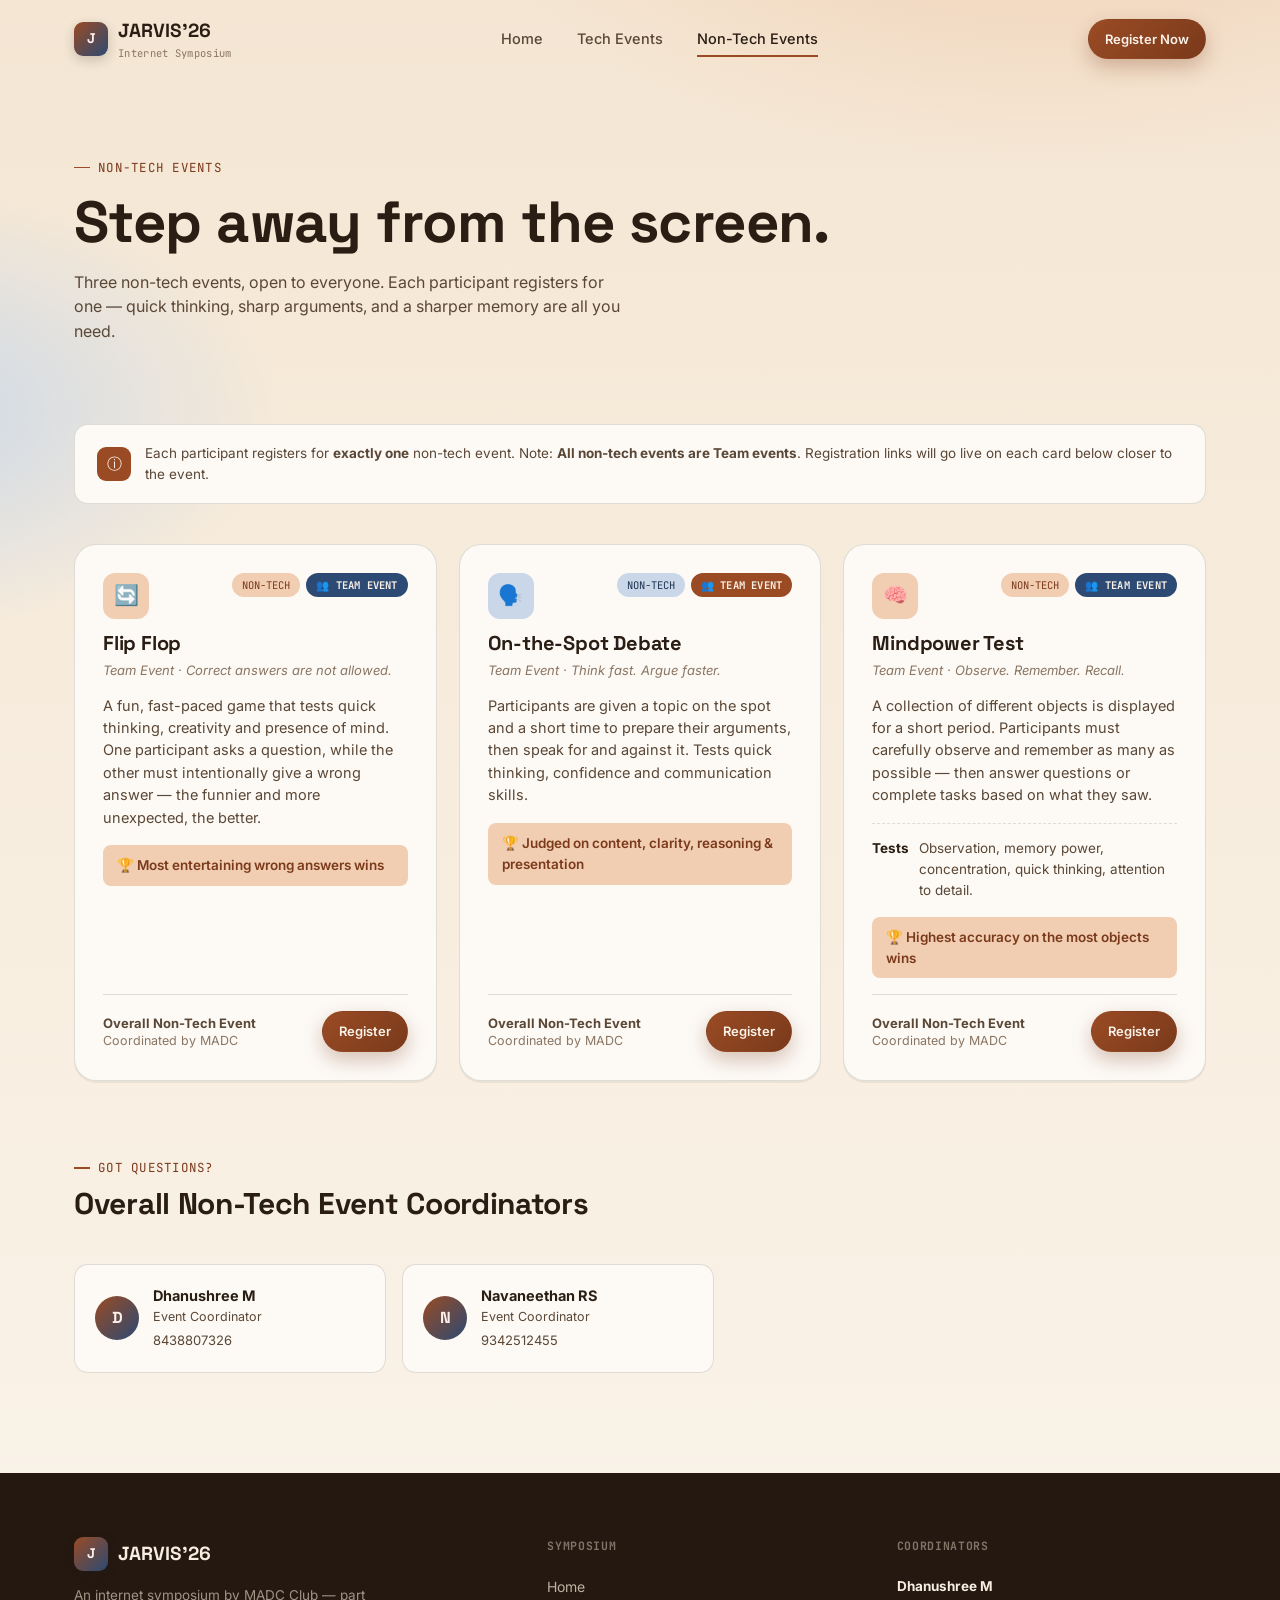
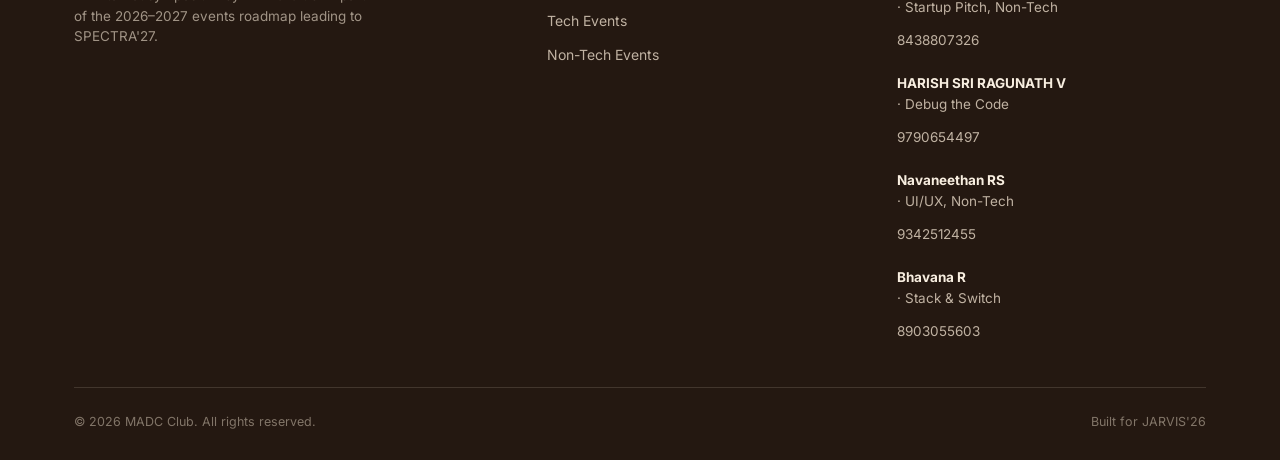
<file: non-tech-events.html>
<!DOCTYPE html>
<html lang="en">
<head>
<meta charset="UTF-8">
<meta name="viewport" content="width=device-width, initial-scale=1.0">
<title>Non-Tech Events — JARVIS'26</title>
<meta name="description" content="JARVIS'26 non-tech events — Flip Flop, On-the-Spot Debate, and Mindpower Test.">
<link rel="stylesheet" href="css/style.css">
</head>
<body>

<!-- ===== NAV ===== -->
<header class="nav">
  <div class="container nav-inner">
    <a href="index.html" class="brand">
      <span class="brand-mark">J</span>
      <span>JARVIS'26<br><small>Internet Symposium</small></span>
    </a>
    <nav class="nav-links">
      <a href="index.html">Home</a>
      <a href="tech-events.html">Tech Events</a>
      <a href="non-tech-events.html" class="active">Non-Tech Events</a>
    </nav>
    <div class="nav-cta">
      <a class="btn btn-primary btn-small" href="tech-events.html">Register Now</a>
    </div>
    <button class="nav-toggle" aria-label="Menu"><span></span><span></span><span></span></button>
  </div>
</header>

<div class="scrim"></div>
<nav class="mobile-panel">
  <a href="index.html">Home</a>
  <a href="tech-events.html">Tech Events</a>
  <a href="non-tech-events.html">Non-Tech Events</a>
  <a class="btn btn-primary btn-block" href="tech-events.html">Register Now</a>
</nav>

<!-- ===== PAGE HERO ===== -->
<section class="page-hero">
  <div class="container">
    <div class="eyebrow">NON-TECH EVENTS</div>
    <h1>Step away from the screen.</h1>
    <p>Three non-tech events, open to everyone. Each participant registers for one — quick thinking, sharp arguments, and a sharper memory are all you need.</p>
  </div>
</section>

<section class="section" style="padding-top:20px;">
  <div class="container">

    <div class="instructions reveal">
      <div class="ico">ⓘ</div>
      <div>Each participant registers for <b>exactly one</b> non-tech event. Note: <b>All non-tech events are Team events</b>. Registration links will go live on each card below closer to the event.</div>
    </div>

    <div class="event-grid event-grid-3">

      <!-- Flip Flop -->
      <article class="event-card reveal">
        <div class="event-card-top">
          <div class="event-icon">🔄</div>
          <div class="event-tags">
            <span class="event-tag">NON-TECH</span>
            <span class="event-tag badge-team">👥 TEAM EVENT</span>
          </div>
        </div>
        <h3>Flip Flop</h3>
        <p class="event-sub">Team Event · Correct answers are not allowed.</p>
        <p class="event-desc">A fun, fast-paced game that tests quick thinking, creativity and presence of mind. One participant asks a question, while the other must intentionally give a wrong answer — the funnier and more unexpected, the better.</p>
        <div class="event-prize">🏆 Most entertaining wrong answers wins</div>
        <div class="event-card-foot">
          <div class="coord">
            <b>Overall Non-Tech Event</b>
            <span>Coordinated by MADC</span>
          </div>
          <a class="btn btn-primary btn-small" data-register="FLIP_FLOP" href="https://forms.gle/S6istBdJJywL5u2x8" target="_blank" rel="noopener">Register</a>
        </div>
      </article>

      <!-- On-the-Spot Debate -->
      <article class="event-card navy reveal">
        <div class="event-card-top">
          <div class="event-icon">🗣️</div>
          <div class="event-tags">
            <span class="event-tag">NON-TECH</span>
            <span class="event-tag badge-team">👥 TEAM EVENT</span>
          </div>
        </div>
        <h3>On-the-Spot Debate</h3>
        <p class="event-sub">Team Event · Think fast. Argue faster.</p>
        <p class="event-desc">Participants are given a topic on the spot and a short time to prepare their arguments, then speak for and against it. Tests quick thinking, confidence and communication skills.</p>
        <div class="event-prize">🏆 Judged on content, clarity, reasoning & presentation</div>
        <div class="event-card-foot">
          <div class="coord">
            <b>Overall Non-Tech Event</b>
            <span>Coordinated by MADC</span>
          </div>
          <a class="btn btn-primary btn-small" data-register="ONTHESPOT_DEBATE" href="https://forms.gle/S6istBdJJywL5u2x8" target="_blank" rel="noopener">Register</a>
        </div>
      </article>

      <!-- Mindpower Test -->
      <article class="event-card reveal">
        <div class="event-card-top">
          <div class="event-icon">🧠</div>
          <div class="event-tags">
            <span class="event-tag">NON-TECH</span>
            <span class="event-tag badge-team">👥 TEAM EVENT</span>
          </div>
        </div>
        <h3>Mindpower Test</h3>
        <p class="event-sub">Team Event · Observe. Remember. Recall.</p>
        <p class="event-desc">A collection of different objects is displayed for a short period. Participants must carefully observe and remember as many as possible — then answer questions or complete tasks based on what they saw.</p>
        <div class="event-rounds">
          <div class="round-row"><b>Tests</b> Observation, memory power, concentration, quick thinking, attention to detail.</div>
        </div>
        <div class="event-prize">🏆 Highest accuracy on the most objects wins</div>
        <div class="event-card-foot">
          <div class="coord">
            <b>Overall Non-Tech Event</b>
            <span>Coordinated by MADC</span>
          </div>
          <a class="btn btn-primary btn-small" data-register="MINDPOWER_TEST" href="https://forms.gle/S6istBdJJywL5u2x8" target="_blank" rel="noopener">Register</a>
        </div>
      </article>

    </div>

    <div class="section-head reveal" style="margin-top:70px;">
      <div class="eyebrow">GOT QUESTIONS?</div>
      <h2 style="font-size:clamp(24px,3.4vw,30px);">Overall Non-Tech Event Coordinators</h2>
    </div>
    <div class="coord-strip reveal">
      <div class="coord-card">
        <div class="coord-avatar">D</div>
        <div>
          <b>Dhanushree M</b>
          <div style="font-size:12.5px; color:var(--ink-soft);">Event Coordinator</div>
          <a href="tel:8438807326">8438807326</a>
        </div>
      </div>
      <div class="coord-card">
        <div class="coord-avatar">N</div>
        <div>
          <b>Navaneethan RS</b>
          <div style="font-size:12.5px; color:var(--ink-soft);">Event Coordinator</div>
          <a href="tel:9342512455">9342512455</a>
        </div>
      </div>
    </div>

  </div>
</section>

<!-- ===== FOOTER ===== -->
<footer class="footer">
  <div class="container">
    <div class="footer-grid">
      <div class="footer-brand">
        <a href="index.html" class="brand"><span class="brand-mark">J</span><span>JARVIS'26</span></a>
        <p>An internet symposium by MADC Club — part of the 2026–2027 events roadmap leading to SPECTRA'27.</p>
      </div>
      <div class="footer-links">
        <h5>SYMPOSIUM</h5>
        <a href="index.html">Home</a>
        <a href="tech-events.html">Tech Events</a>
        <a href="non-tech-events.html">Non-Tech Events</a>
      </div>
      <div class="footer-contact">
        <h5>COORDINATORS</h5>
        <div><b>Dhanushree M</b> · Startup Pitch, Non-Tech</div>
        <div><a href="tel:8438807326">8438807326</a></div>
        <div style="margin-top:10px;"><b>HARISH SRI RAGUNATH V</b> · Debug the Code</div>
        <div><a href="tel:9790654497">9790654497</a></div>
        <div style="margin-top:10px;"><b>Navaneethan RS</b> · UI/UX, Non-Tech</div>
        <div><a href="tel:9342512455">9342512455</a></div>
        <div style="margin-top:10px;"><b>Bhavana R</b> · Stack & Switch</div>
        <div><a href="tel:8903055603">8903055603</a></div>
      </div>
    </div>
    <div class="footer-bottom">
      <span>© 2026 MADC Club. All rights reserved.</span>
      <span>Built for JARVIS'26</span>
    </div>
  </div>
</footer>

<script src="js/register-links.js"></script>
<script src="js/main.js"></script>
</body>
</html>
</file>
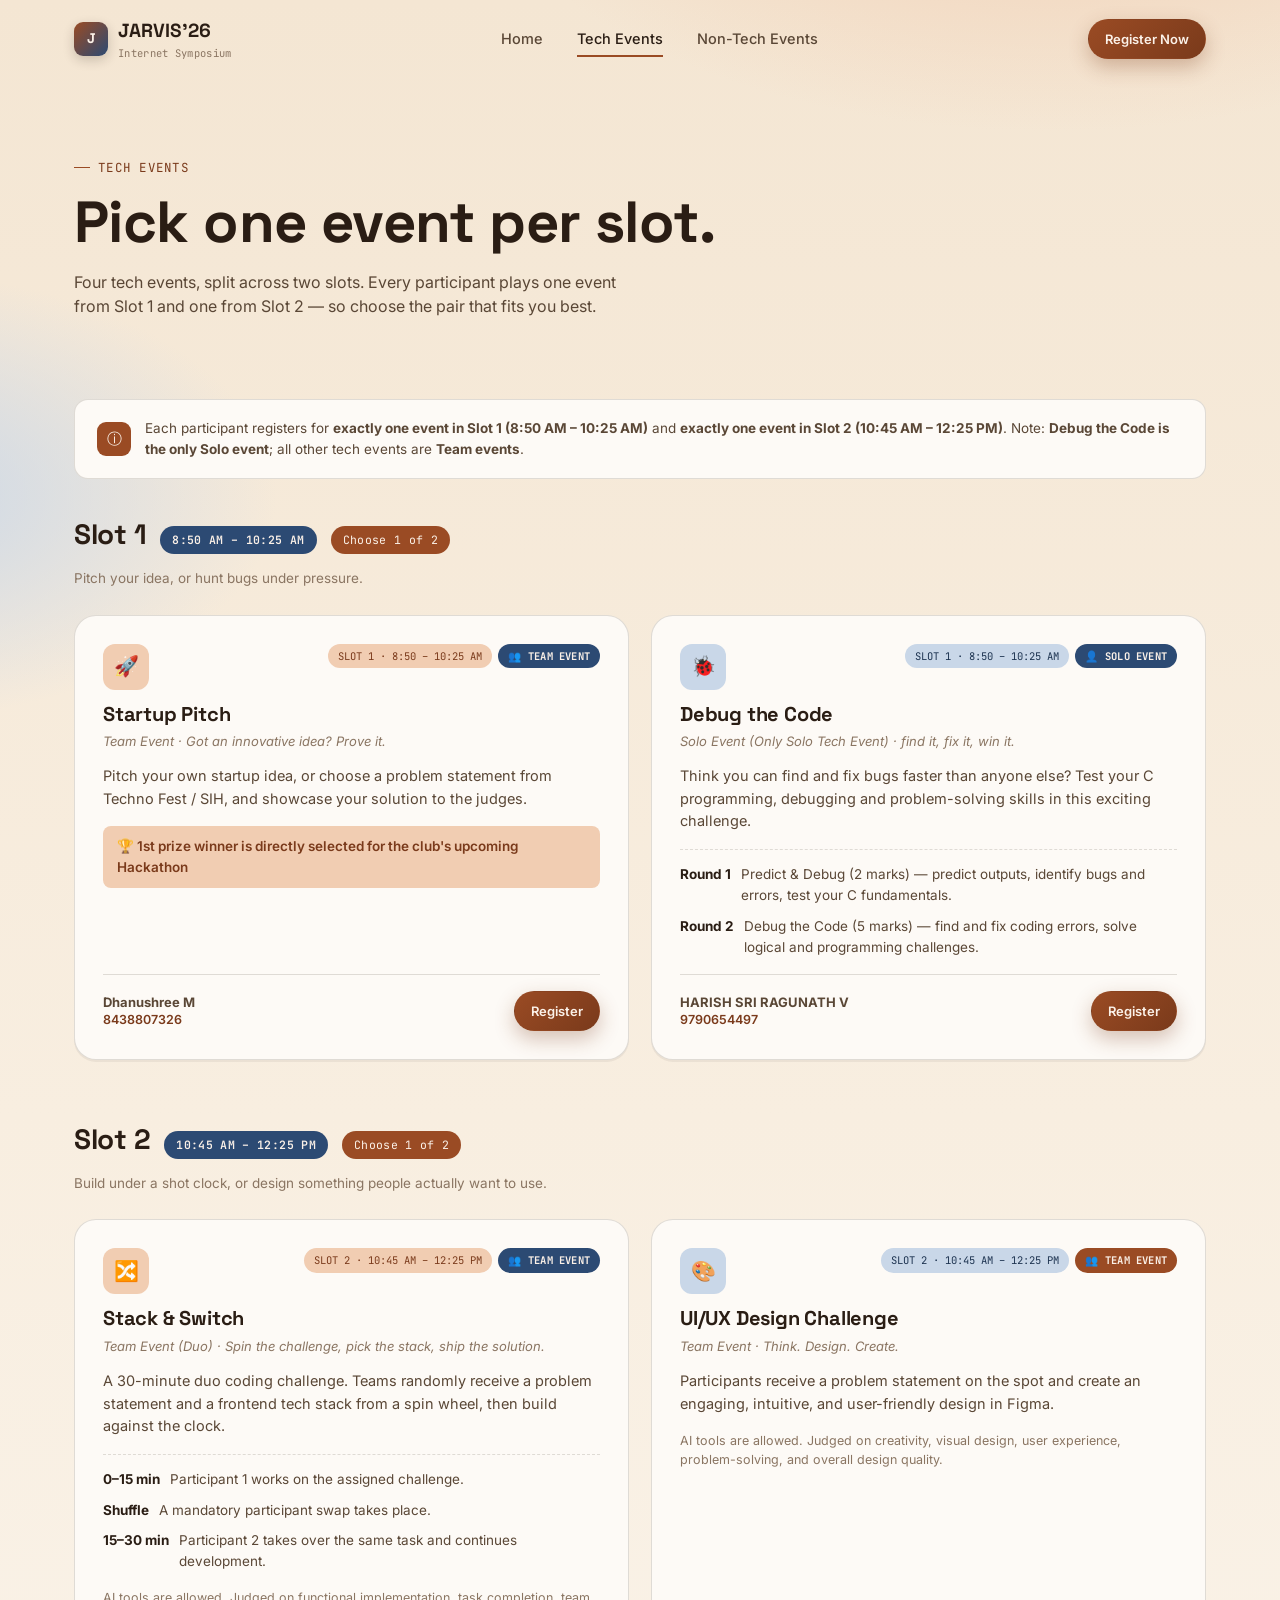
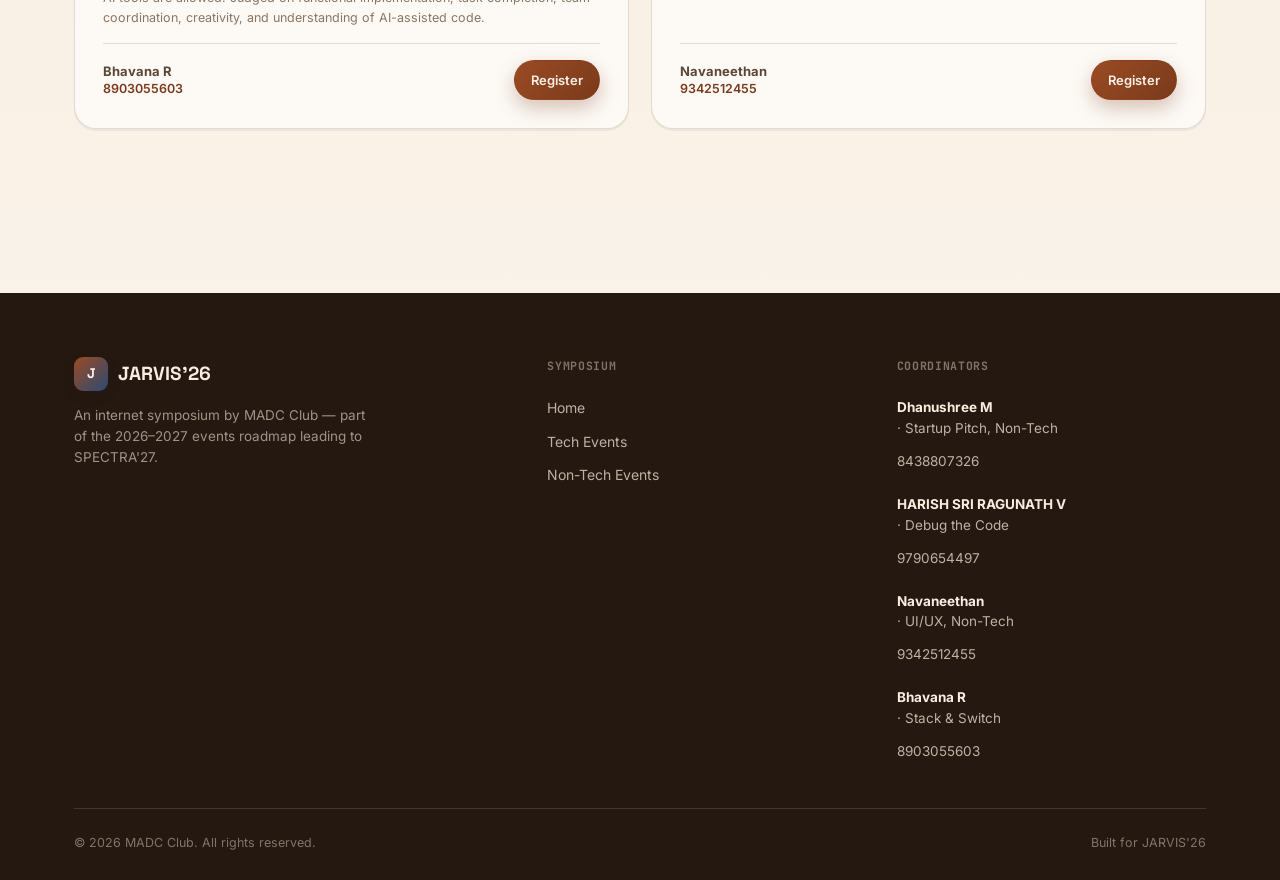
<file: tech-events.html>
<!DOCTYPE html>
<html lang="en">
<head>
<meta charset="UTF-8">
<meta name="viewport" content="width=device-width, initial-scale=1.0">
<title>Tech Events — JARVIS'26</title>
<meta name="description" content="JARVIS'26 tech events — Startup Pitch, Debug the Code, Stack & Switch, and UI/UX Design Challenge across two slots.">
<link rel="stylesheet" href="css/style.css">
</head>
<body>

<!-- ===== NAV ===== -->
<header class="nav">
  <div class="container nav-inner">
    <a href="index.html" class="brand">
      <span class="brand-mark">J</span>
      <span>JARVIS'26<br><small>Internet Symposium</small></span>
    </a>
    <nav class="nav-links">
      <a href="index.html">Home</a>
      <a href="tech-events.html" class="active">Tech Events</a>
      <a href="non-tech-events.html">Non-Tech Events</a>
    </nav>
    <div class="nav-cta">
      <a class="btn btn-primary btn-small" href="#slot-1">Register Now</a>
    </div>
    <button class="nav-toggle" aria-label="Menu"><span></span><span></span><span></span></button>
  </div>
</header>

<div class="scrim"></div>
<nav class="mobile-panel">
  <a href="index.html">Home</a>
  <a href="tech-events.html">Tech Events</a>
  <a href="non-tech-events.html">Non-Tech Events</a>
  <a class="btn btn-primary btn-block" href="#slot-1">Register Now</a>
</nav>

<!-- ===== PAGE HERO ===== -->
<section class="page-hero">
  <div class="container">
    <div class="eyebrow">TECH EVENTS</div>
    <h1>Pick one event per slot.</h1>
    <p>Four tech events, split across two slots. Every participant plays one event from Slot 1 and one from Slot 2 — so choose the pair that fits you best.</p>
  </div>
</section>

<section class="section" style="padding-top:20px;">
  <div class="container">

    <div class="instructions reveal">
      <div class="ico">ⓘ</div>
      <div>Each participant registers for <b>exactly one event in Slot 1 (8:50 AM – 10:25 AM)</b> and <b>exactly one event in Slot 2 (10:45 AM – 12:25 PM)</b>. Note: <b>Debug the Code is the only Solo event</b>; all other tech events are <b>Team events</b>.</div>
    </div>

    <!-- ===== SLOT 1 ===== -->
    <div class="slot-block" id="slot-1">
      <div class="slot-head reveal">
        <h2>Slot 1</h2>
        <span class="slot-badge" style="background:var(--navy); font-weight:600;">8:50 AM – 10:25 AM</span>
        <span class="slot-badge">Choose 1 of 2</span>
        <p>Pitch your idea, or hunt bugs under pressure.</p>
      </div>

      <div class="event-grid">

        <!-- Startup Pitch -->
        <article class="event-card reveal">
          <div class="event-card-top">
            <div class="event-icon">🚀</div>
            <div class="event-tags">
              <span class="event-tag">SLOT 1 · 8:50 – 10:25 AM</span>
              <span class="event-tag badge-team">👥 TEAM EVENT</span>
            </div>
          </div>
          <h3>Startup Pitch</h3>
          <p class="event-sub">Team Event · Got an innovative idea? Prove it.</p>
          <p class="event-desc">Pitch your own startup idea, or choose a problem statement from Techno Fest / SIH, and showcase your solution to the judges.</p>
          <div class="event-prize">🏆 1st prize winner is directly selected for the club's upcoming Hackathon</div>
          <div class="event-card-foot">
            <div class="coord">
              <b>Dhanushree M</b>
              <a href="tel:8438807326">8438807326</a>
            </div>
            <a class="btn btn-primary btn-small" data-register="STARTUP_PITCH" href="https://forms.gle/XhM5CRWhWAoThfi56" target="_blank" rel="noopener">Register</a>
          </div>
        </article>

        <!-- Debug the Code -->
        <article class="event-card navy reveal">
          <div class="event-card-top">
            <div class="event-icon">🐞</div>
            <div class="event-tags">
              <span class="event-tag">SLOT 1 · 8:50 – 10:25 AM</span>
              <span class="event-tag badge-solo">👤 SOLO EVENT</span>
            </div>
          </div>
          <h3>Debug the Code</h3>
          <p class="event-sub">Solo Event (Only Solo Tech Event) · find it, fix it, win it.</p>
          <p class="event-desc">Think you can find and fix bugs faster than anyone else? Test your C programming, debugging and problem-solving skills in this exciting challenge.</p>
          <div class="event-rounds">
            <div class="round-row"><b>Round 1</b> Predict & Debug (2 marks) — predict outputs, identify bugs and errors, test your C fundamentals.</div>
            <div class="round-row"><b>Round 2</b> Debug the Code (5 marks) — find and fix coding errors, solve logical and programming challenges.</div>
          </div>
          <div class="event-card-foot">
            <div class="coord">
              <b>HARISH SRI RAGUNATH V</b>
              <a href="tel:9790654497">9790654497</a>
            </div>
            <a class="btn btn-primary btn-small" data-register="DEBUG_THE_CODE" href="https://forms.gle/FzgU5X2DsbWtSm2v6" target="_blank" rel="noopener">Register</a>
          </div>
        </article>

      </div>
    </div>

    <!-- ===== SLOT 2 ===== -->
    <div class="slot-block">
      <div class="slot-head reveal">
        <h2>Slot 2</h2>
        <span class="slot-badge" style="background:var(--navy); font-weight:600;">10:45 AM – 12:25 PM</span>
        <span class="slot-badge">Choose 1 of 2</span>
        <p>Build under a shot clock, or design something people actually want to use.</p>
      </div>

      <div class="event-grid">

        <!-- Stack & Switch -->
        <article class="event-card reveal">
          <div class="event-card-top">
            <div class="event-icon">🔀</div>
            <div class="event-tags">
              <span class="event-tag">SLOT 2 · 10:45 AM – 12:25 PM</span>
              <span class="event-tag badge-team">👥 TEAM EVENT</span>
            </div>
          </div>
          <h3>Stack & Switch</h3>
          <p class="event-sub">Team Event (Duo) · Spin the challenge, pick the stack, ship the solution.</p>
          <p class="event-desc">A 30-minute duo coding challenge. Teams randomly receive a problem statement and a frontend tech stack from a spin wheel, then build against the clock.</p>
          <div class="event-rounds">
            <div class="round-row"><b>0–15 min</b> Participant 1 works on the assigned challenge.</div>
            <div class="round-row"><b>Shuffle</b> A mandatory participant swap takes place.</div>
            <div class="round-row"><b>15–30 min</b> Participant 2 takes over the same task and continues development.</div>
          </div>
          <p class="event-note">AI tools are allowed. Judged on functional implementation, task completion, team coordination, creativity, and understanding of AI-assisted code.</p>
          <div class="event-card-foot">
            <div class="coord">
              <b>Bhavana R</b>
              <a href="tel:8903055603">8903055603</a>
            </div>
            <a class="btn btn-primary btn-small" data-register="STACK_SWITCH" href="https://forms.gle/U6Cui6qsEFwWyytH6" target="_blank" rel="noopener">Register</a>
          </div>
        </article>

        <!-- UI/UX Design Challenge -->
        <article class="event-card navy reveal">
          <div class="event-card-top">
            <div class="event-icon">🎨</div>
            <div class="event-tags">
              <span class="event-tag">SLOT 2 · 10:45 AM – 12:25 PM</span>
              <span class="event-tag badge-team">👥 TEAM EVENT</span>
            </div>
          </div>
          <h3>UI/UX Design Challenge</h3>
          <p class="event-sub">Team Event · Think. Design. Create.</p>
          <p class="event-desc">Participants receive a problem statement on the spot and create an engaging, intuitive, and user-friendly design in Figma.</p>
          <p class="event-note">AI tools are allowed. Judged on creativity, visual design, user experience, problem-solving, and overall design quality.</p>
          <div class="event-card-foot">
            <div class="coord">
              <b>Navaneethan</b>
              <a href="tel:9342512455">9342512455</a>
            </div>
            <a class="btn btn-primary btn-small" data-register="UIUX_DESIGN" href="https://forms.gle/jULFtQ4mJDh8twr19" target="_blank" rel="noopener">Register</a>
          </div>
        </article>

      </div>
    </div>

  </div>
</section>

<!-- ===== FOOTER ===== -->
<footer class="footer">
  <div class="container">
    <div class="footer-grid">
      <div class="footer-brand">
        <a href="index.html" class="brand"><span class="brand-mark">J</span><span>JARVIS'26</span></a>
        <p>An internet symposium by MADC Club — part of the 2026–2027 events roadmap leading to SPECTRA'27.</p>
      </div>
      <div class="footer-links">
        <h5>SYMPOSIUM</h5>
        <a href="index.html">Home</a>
        <a href="tech-events.html">Tech Events</a>
        <a href="non-tech-events.html">Non-Tech Events</a>
      </div>
      <div class="footer-contact">
        <h5>COORDINATORS</h5>
        <div><b>Dhanushree M</b> · Startup Pitch, Non-Tech</div>
        <div><a href="tel:8438807326">8438807326</a></div>
        <div style="margin-top:10px;"><b>HARISH SRI RAGUNATH V</b> · Debug the Code</div>
        <div><a href="tel:9790654497">9790654497</a></div>
        <div style="margin-top:10px;"><b>Navaneethan</b> · UI/UX, Non-Tech</div>
        <div><a href="tel:9342512455">9342512455</a></div>
        <div style="margin-top:10px;"><b>Bhavana R</b> · Stack & Switch</div>
        <div><a href="tel:8903055603">8903055603</a></div>
      </div>
    </div>
    <div class="footer-bottom">
      <span>© 2026 MADC Club. All rights reserved.</span>
      <span>Built for JARVIS'26</span>
    </div>
  </div>
</footer>

<script src="js/register-links.js"></script>
<script src="js/main.js"></script>
</body>
</html>
</file>
<file: css/style.css>
/* ============================================================
   JARVIS'26 — Core Stylesheet
   Palette sampled from club reference (warm cream / rust / navy)
   ============================================================ */

@import url('https://fonts.googleapis.com/css2?family=Space+Grotesk:wght@400;500;600;700&family=Inter:wght@400;500;600&family=JetBrains+Mono:wght@400;500&display=swap');

:root{
  /* base palette */
  --cream-1:#f4e6d3;
  --cream-2:#f8eeE0;
  --cream-3:#fbf6ef;
  --card:#fdfaf6;

  --ink:#2a1d14;
  --ink-soft:#5a4736;
  --ink-faint:#8a7562;

  --rust:#9a4b24;
  --rust-deep:#7a3a1b;
  --rust-tint:#f1cdb2;

  --navy:#2c4a73;
  --navy-deep:#1d3350;
  --navy-tint:#c9d7e8;

  --dark-1:#241811;
  --dark-2:#332218;
  --dark-3:#1a1109;

  --line: rgba(42,29,20,.14);
  --line-dark: rgba(244,230,211,.14);

  --shadow-soft: 0 10px 30px rgba(42,29,20,.10);
  --shadow-card: 0 2px 0 rgba(42,29,20,.06);

  --radius-s: 8px;
  --radius-m: 14px;
  --radius-l: 22px;

  --font-display: 'Space Grotesk', 'Inter', sans-serif;
  --font-body: 'Inter', sans-serif;
  --font-mono: 'JetBrains Mono', monospace;
}

*{ box-sizing:border-box; margin:0; padding:0; }
html{ scroll-behavior:smooth; }
html,body{ overflow-x:hidden; }

body{
  background:
    radial-gradient(1100px 600px at 82% -8%, var(--rust-tint) 0%, transparent 55%),
    radial-gradient(900px 500px at -10% 20%, var(--navy-tint) 0%, transparent 45%),
    linear-gradient(180deg, var(--cream-1) 0%, var(--cream-2) 45%, var(--cream-3) 100%);
  color:var(--ink);
  font-family:var(--font-body);
  line-height:1.55;
  min-height:100vh;
}

img{ max-width:100%; display:block; }
a{ color:inherit; text-decoration:none; }
ul{ list-style:none; }
button{ font:inherit; cursor:pointer; }
a, button, .btn{
  -webkit-tap-highlight-color: transparent;
  touch-action: manipulation;
}

.container{
  width:100%;
  max-width:1180px;
  margin:0 auto;
  padding:0 24px;
}

@media (max-width:640px){
  .container{ padding:0 18px; }
}

/* ---------- Typography ---------- */
h1,h2,h3,h4{
  font-family:var(--font-display);
  color:var(--ink);
  line-height:1.08;
  letter-spacing:-0.01em;
}

.eyebrow{
  display:inline-flex;
  align-items:center;
  gap:8px;
  font-family:var(--font-mono);
  font-size:12.5px;
  color:var(--rust-deep);
  letter-spacing:.02em;
}
.eyebrow::before{
  content:"";
  width:16px; height:1.5px;
  background:var(--rust);
  display:inline-block;
}

.section-head{
  max-width:620px;
  margin-bottom:44px;
}
.section-head h2{
  font-size:clamp(28px,4vw,40px);
  margin-top:10px;
}
.section-head p{
  color:var(--ink-soft);
  margin-top:14px;
  font-size:16px;
  max-width:56ch;
}

/* ---------- Buttons ---------- */
.btn{
  display:inline-flex;
  align-items:center;
  justify-content:center;
  gap:8px;
  padding:13px 24px;
  border-radius:999px;
  font-size:14.5px;
  font-weight:600;
  border:1.5px solid transparent;
  transition:transform .18s ease, box-shadow .18s ease, background .18s ease, border-color .18s ease;
  white-space:nowrap;
}
.btn:active{ transform:scale(.97); }

.btn-primary{
  background:linear-gradient(135deg, var(--rust) 0%, var(--rust-deep) 100%);
  color:#fbf1e8;
  box-shadow:0 8px 20px rgba(122,58,27,.30);
}
.btn-primary:hover{ box-shadow:0 10px 26px rgba(122,58,27,.42); transform:translateY(-1px); }

.btn-outline{
  border-color:var(--ink);
  color:var(--ink);
  background:transparent;
}
.btn-outline:hover{ background:var(--ink); color:var(--cream-3); }

.btn-outline-light{
  border-color:rgba(244,230,211,.5);
  color:var(--cream-2);
}
.btn-outline-light:hover{ background:rgba(244,230,211,.12); border-color:var(--cream-2); }

.btn-small{ padding:9px 16px; font-size:13px; }
.btn-block{ width:100%; }

/* ---------- Nav ---------- */
.nav{
  position:fixed;
  top:0; left:0; right:0;
  z-index:100;
  padding:16px 0;
  transition:background .25s ease, box-shadow .25s ease, padding .25s ease, border-color .25s ease;
  border-bottom:1px solid transparent;
}
.nav.scrolled{
  background:rgba(244,230,211,.86);
  backdrop-filter:blur(14px);
  -webkit-backdrop-filter:blur(14px);
  border-color:var(--line);
  padding:12px 0;
  box-shadow:0 6px 24px rgba(42,29,20,.06);
}
.nav-inner{
  display:flex;
  align-items:center;
  justify-content:space-between;
}
.brand{
  display:flex;
  align-items:center;
  gap:10px;
  font-family:var(--font-display);
  font-weight:700;
  font-size:19px;
  color:var(--ink);
}
.brand-mark{
  width:34px; height:34px;
  border-radius:9px;
  background:linear-gradient(135deg, var(--rust) 0%, var(--navy) 100%);
  display:flex; align-items:center; justify-content:center;
  color:#fbf1e8;
  font-size:14px;
  font-weight:700;
  box-shadow:0 4px 12px rgba(42,29,20,.2);
}
.brand small{
  display:block;
  font-family:var(--font-mono);
  font-weight:400;
  font-size:10.5px;
  color:var(--ink-faint);
  letter-spacing:.03em;
}

.nav-links{
  display:flex;
  align-items:center;
  gap:34px;
}
.nav-links a{
  font-size:14.5px;
  font-weight:500;
  color:var(--ink-soft);
  position:relative;
  padding:4px 0;
}
.nav-links a::after{
  content:"";
  position:absolute; left:0; right:0; bottom:-3px;
  height:2px; background:var(--rust);
  transform:scaleX(0);
  transform-origin:left;
  transition:transform .2s ease;
}
.nav-links a:hover,
.nav-links a.active{ color:var(--ink); }
.nav-links a.active::after,
.nav-links a:hover::after{ transform:scaleX(1); }

.nav-cta{ display:flex; align-items:center; gap:16px; }

.nav-toggle{
  display:none;
  width:38px; height:38px;
  border-radius:9px;
  border:1.5px solid var(--line);
  background:var(--cream-3);
  align-items:center;
  justify-content:center;
  flex-direction:column;
  gap:4px;
}
.nav-toggle span{
  width:18px; height:1.6px;
  background:var(--ink);
  transition:transform .25s ease, opacity .25s ease;
}
.nav-toggle.open span:nth-child(1){ transform:translateY(5.6px) rotate(45deg); }
.nav-toggle.open span:nth-child(2){ opacity:0; }
.nav-toggle.open span:nth-child(3){ transform:translateY(-5.6px) rotate(-45deg); }

.mobile-panel{
  position:fixed;
  top:0; right:0;
  height:100vh;
  width:min(320px,84vw);
  background:var(--dark-1);
  z-index:99;
  padding:100px 28px 40px;
  transform:translateX(100%);
  transition:transform .35s cubic-bezier(.2,.8,.2,1), visibility .35s;
  box-shadow:-20px 0 60px rgba(0,0,0,.3);
  visibility:hidden;
  pointer-events:none;
}
.mobile-panel.open{
  transform:translateX(0);
  visibility:visible;
  pointer-events:auto;
}
.mobile-panel a{
  display:block;
  color:var(--cream-2);
  font-family:var(--font-display);
  font-size:22px;
  padding:14px 0;
  border-bottom:1px solid var(--line-dark);
}
.mobile-panel .btn{ margin-top:26px; }
.scrim{
  position:fixed; inset:0;
  background:rgba(26,17,9,.5);
  z-index:98;
  opacity:0;
  visibility:hidden;
  pointer-events:none;
  transition:opacity .3s ease, visibility .3s ease;
}
.scrim.open{
  opacity:1;
  visibility:visible;
  pointer-events:auto;
}

@media (max-width:900px){
  .nav-links{ display:none; }
  .nav-cta .btn{ display:none; }
  .nav-toggle{ display:flex; }
  .mobile-panel{ display:block; }
}

/* ---------- Hero ---------- */
.hero{
  position:relative;
  padding:150px 0 90px;
  overflow:hidden;
}
.hero-grid{
  display:grid;
  grid-template-columns:1.05fr .95fr;
  gap:20px;
  align-items:center;
}
@media (max-width:960px){
  .hero-grid{ grid-template-columns:1fr; }
}

.hero-copy h1{
  font-size:clamp(46px,7.4vw,84px);
  font-weight:700;
  margin-top:18px;
}
.hero-copy h1 .accent{
  background:linear-gradient(120deg, var(--rust) 10%, var(--navy) 90%);
  -webkit-background-clip:text;
  background-clip:text;
  color:transparent;
}
.hero-org{
  font-size:13px;
  font-weight:600;
  color:var(--ink-soft);
  margin-top:6px;
}
.hero-tag{
  margin-top:18px;
  font-size:17px;
  color:var(--ink-soft);
  max-width:46ch;
}
.hero-meta{
  display:flex;
  flex-wrap:wrap;
  gap:22px;
  margin-top:26px;
  font-size:13.5px;
  color:var(--ink-soft);
}
.hero-meta span{ display:flex; align-items:center; gap:7px; }
.hero-meta b{ color:var(--ink); font-weight:600; }
.dot{ width:5px; height:5px; border-radius:50%; background:var(--rust); }

.hero-actions{
  display:flex;
  gap:14px;
  margin-top:34px;
  flex-wrap:wrap;
}

/* countdown */
.countdown{
  display:flex;
  gap:12px;
  margin-top:40px;
}
.countdown-cell{
  background:var(--card);
  border:1px solid var(--line);
  border-radius:var(--radius-m);
  padding:14px 8px;
  width:76px;
  text-align:center;
  box-shadow:var(--shadow-card);
}
.countdown-cell strong{
  display:block;
  font-family:var(--font-display);
  font-size:28px;
  font-weight:700;
  font-variant-numeric:tabular-nums;
  color:var(--rust-deep);
}
.countdown-cell span{
  display:block;
  font-family:var(--font-mono);
  font-size:10px;
  letter-spacing:.05em;
  color:var(--ink-faint);
  margin-top:4px;
}
.countdown-live{
  display:inline-flex; align-items:center; gap:6px;
  font-family:var(--font-mono);
  font-size:11px;
  color:var(--ink-faint);
  margin-top:10px;
}
.pulse{
  width:6px; height:6px; border-radius:50%;
  background:#3fae5c;
  box-shadow:0 0 0 0 rgba(63,174,92,.6);
  animation:pulse 1.8s infinite;
}
@keyframes pulse{
  0%{ box-shadow:0 0 0 0 rgba(63,174,92,.55); }
  70%{ box-shadow:0 0 0 8px rgba(63,174,92,0); }
  100%{ box-shadow:0 0 0 0 rgba(63,174,92,0); }
}

/* hero 3d stage */
.hero-stage{
  position:relative;
  height:520px;
  border-radius:28px;
  overflow:hidden;
}
#hero-canvas{
  width:100%; height:100%; display:block;
  touch-action:pan-y;
}
.stage-hint{
  position:absolute;
  bottom:16px; left:50%;
  transform:translateX(-50%);
  font-family:var(--font-mono);
  font-size:10.5px;
  color:var(--ink-faint);
  letter-spacing:.04em;
  opacity:.7;
  pointer-events:none;
}
@media (max-width:960px){
  .hero-stage{ height:380px; order:-1; }
}
@media (max-width:480px){
  .hero-stage{ height:320px; }
}

/* ---------- Sections ---------- */
.section{ padding:100px 0; position:relative; }
.section-tight{ padding:70px 0; }

.section-dark{
  background:linear-gradient(180deg, var(--dark-1) 0%, var(--dark-2) 100%);
  color:var(--cream-2);
}
.section-dark .eyebrow{ color:var(--rust-tint); }
.section-dark .eyebrow::before{ background:var(--rust-tint); }
.section-dark h2{ color:var(--cream-2); }
.section-dark .section-head p{ color:rgba(244,230,211,.68); }

/* about / feature grid */
.feature-grid{
  display:grid;
  grid-template-columns:repeat(3,1fr);
  gap:16px;
}
@media (max-width:800px){ .feature-grid{ grid-template-columns:repeat(2,1fr); } }
@media (max-width:520px){ .feature-grid{ grid-template-columns:1fr; } }

.feature{
  background:var(--card);
  border:1px solid var(--line);
  border-radius:var(--radius-m);
  padding:26px 22px;
  box-shadow:var(--shadow-card);
}
.feature-icon{
  width:42px; height:42px;
  border-radius:10px;
  display:flex; align-items:center; justify-content:center;
  background:var(--rust-tint);
  color:var(--rust-deep);
  margin-bottom:16px;
  font-size:18px;
}
.feature:nth-child(3n+2) .feature-icon{ background:var(--navy-tint); color:var(--navy-deep); }
.feature h4{ font-size:16.5px; margin-bottom:6px; }
.feature p{ font-size:14px; color:var(--ink-soft); }

/* stat strip */
.stat-strip{
  display:grid;
  grid-template-columns:repeat(4,1fr);
  border-radius:var(--radius-l);
  overflow:hidden;
  margin-top:20px;
}
.stat-strip div{
  padding:30px 18px;
  text-align:center;
}
.stat-strip strong{
  display:block;
  font-family:var(--font-display);
  font-size:clamp(26px,4vw,36px);
  color:#fbf1e8;
}
.stat-strip span{
  display:block;
  font-size:11.5px;
  font-family:var(--font-mono);
  letter-spacing:.05em;
  color:rgba(251,241,232,.75);
  margin-top:6px;
}
.stat-strip div:nth-child(1){ background:linear-gradient(135deg,var(--rust),var(--rust-deep)); }
.stat-strip div:nth-child(2){ background:linear-gradient(135deg,#b0603a,#8a4526); }
.stat-strip div:nth-child(3){ background:linear-gradient(135deg,#3a5a84,var(--navy)); }
.stat-strip div:nth-child(4){ background:linear-gradient(135deg,var(--navy-deep),#152537); }
@media (max-width:640px){ .stat-strip{ grid-template-columns:repeat(2,1fr); } }

/* roadmap section & native HTML timeline */
.roadmap-timeline {
  position: relative;
  max-width: 900px;
  margin: 40px auto 0;
  padding: 20px 0;
}

/* Vertical central timeline line */
.roadmap-timeline::before {
  content: "";
  position: absolute;
  top: 0;
  bottom: 0;
  left: 50%;
  width: 2px;
  margin-left: -1px;
  background: linear-gradient(180deg, var(--rust-tint) 0%, var(--navy-tint) 50%, var(--rust) 100%);
  z-index: 1;
}

.timeline-item {
  position: relative;
  margin-bottom: 40px;
  width: 50%;
  z-index: 2;
}

.timeline-item:nth-child(odd) {
  left: 0;
  padding-right: 36px;
}

.timeline-item:nth-child(even) {
  left: 50%;
  padding-left: 36px;
}

/* Numbered step node badge on central line */
.timeline-badge {
  position: absolute;
  top: 20px;
  width: 36px;
  height: 36px;
  border-radius: 50%;
  background: var(--dark-1);
  border: 2px solid var(--rust-tint);
  color: var(--rust-tint);
  font-family: var(--font-mono);
  font-weight: 700;
  font-size: 13px;
  display: flex;
  align-items: center;
  justify-content: center;
  box-shadow: 0 0 12px rgba(217, 137, 90, 0.25);
  z-index: 3;
}

.timeline-item:nth-child(odd) .timeline-badge {
  right: -18px;
}

.timeline-item:nth-child(even) .timeline-badge {
  left: -18px;
}

.timeline-item.theme-navy .timeline-badge {
  border-color: var(--navy-tint);
  color: var(--navy-tint);
  box-shadow: 0 0 12px rgba(111, 147, 191, 0.25);
}

.timeline-item.theme-flagship .timeline-badge {
  border-color: #ef4444;
  color: #ef4444;
  box-shadow: 0 0 14px rgba(239, 68, 68, 0.35);
}

/* Card layout matching site cards */
.timeline-card {
  background: rgba(42, 29, 20, 0.65);
  border: 1px solid var(--line-dark);
  border-radius: var(--radius-m);
  padding: 22px 24px;
  color: var(--cream-2);
  backdrop-filter: blur(8px);
  transition: transform 0.3s ease, border-color 0.3s ease, box-shadow 0.3s ease;
  box-shadow: 0 4px 20px rgba(0, 0, 0, 0.25);
}

.timeline-card:hover {
  transform: translateY(-3px);
  border-color: rgba(244, 230, 211, 0.3);
  box-shadow: 0 8px 25px rgba(0, 0, 0, 0.35);
}

.timeline-item.theme-navy .timeline-card {
  background: rgba(29, 51, 80, 0.45);
  border-color: rgba(111, 147, 191, 0.25);
}
.timeline-item.theme-navy .timeline-card:hover {
  border-color: rgba(111, 147, 191, 0.45);
}

.timeline-item.theme-flagship .timeline-card {
  background: linear-gradient(135deg, rgba(122, 58, 27, 0.6), rgba(36, 24, 17, 0.8));
  border: 1.5px solid var(--rust);
  box-shadow: 0 4px 25px rgba(154, 75, 36, 0.2);
}
.timeline-item.theme-flagship .timeline-card:hover {
  border-color: var(--rust-tint);
  box-shadow: 0 8px 30px rgba(154, 75, 36, 0.35);
}

/* Card Header */
.timeline-top {
  display: flex;
  justify-content: space-between;
  align-items: center;
  gap: 8px;
  margin-bottom: 10px;
  flex-wrap: wrap;
}

.timeline-tag {
  font-family: var(--font-mono);
  font-size: 10px;
  font-weight: 700;
  letter-spacing: 0.06em;
  padding: 3px 9px;
  border-radius: 999px;
  background: rgba(217, 137, 90, 0.2);
  color: var(--rust-tint);
  border: 1px solid rgba(217, 137, 90, 0.35);
  text-transform: uppercase;
}

.theme-navy .timeline-tag {
  background: rgba(111, 147, 191, 0.2);
  color: var(--navy-tint);
  border-color: rgba(111, 147, 191, 0.35);
}

.theme-flagship .timeline-tag {
  background: var(--rust);
  color: #fbf1e8;
  border-color: var(--rust-tint);
}

.timeline-date {
  font-family: var(--font-mono);
  font-size: 11px;
  color: rgba(244, 230, 211, 0.65);
  display: flex;
  align-items: center;
  gap: 5px;
}

.timeline-card h3 {
  font-size: 19px;
  color: var(--cream-1);
  margin-bottom: 3px;
}

.timeline-sub {
  font-family: var(--font-mono);
  font-size: 11.5px;
  color: var(--rust-tint);
  margin-bottom: 10px;
}
.theme-navy .timeline-sub { color: var(--navy-tint); }
.theme-flagship .timeline-sub { color: #fbf1e8; }

.timeline-desc {
  font-size: 13.5px;
  line-height: 1.5;
  color: rgba(244, 230, 211, 0.8);
  margin-bottom: 12px;
}

.timeline-bullets {
  background: rgba(0, 0, 0, 0.25);
  border-radius: 8px;
  padding: 12px 14px;
  margin-bottom: 12px;
  border-left: 3px solid var(--rust);
}
.timeline-bullets li {
  font-size: 12.5px;
  color: var(--cream-2);
  margin-bottom: 5px;
  display: flex;
  align-items: center;
  gap: 8px;
}
.timeline-bullets li:last-child { margin-bottom: 0; }
.timeline-bullets li::before {
  content: "✦";
  font-size: 10px;
  color: var(--rust-tint);
}

.timeline-foot {
  display: flex;
  justify-content: space-between;
  align-items: center;
  border-top: 1px solid var(--line-dark);
  padding-top: 10px;
  margin-top: 8px;
  font-family: var(--font-mono);
  font-size: 11px;
  color: rgba(244, 230, 211, 0.5);
}
.timeline-status {
  color: var(--rust-tint);
  font-weight: 500;
}
.theme-navy .timeline-status { color: var(--navy-tint); }
.theme-flagship .timeline-status { color: #fbf1e8; }

/* Responsive adjustments for roadmap timeline */
@media (max-width: 768px) {
  .roadmap-timeline::before {
    left: 18px;
  }
  .timeline-item {
    width: 100%;
    padding-left: 50px !important;
    padding-right: 0 !important;
    left: 0 !important;
  }
  .timeline-badge {
    left: 0 !important;
    right: auto !important;
  }
}



/* ---------- Event cards (tech / non-tech pages) ---------- */
.page-hero{
  padding:150px 0 60px;
  position:relative;
}
.page-hero h1{ font-size:clamp(38px,6vw,58px); margin-top:14px; }
.page-hero p{ color:var(--ink-soft); max-width:56ch; margin-top:16px; font-size:16px; }

.slot-block{ margin-bottom:64px; }
.slot-head{
  display:flex;
  align-items:baseline;
  gap:14px;
  margin-bottom:26px;
  flex-wrap:wrap;
}
.slot-head h2{ font-size:clamp(22px,3vw,28px); }
.slot-badge{
  font-family:var(--font-mono);
  font-size:11.5px;
  padding:5px 12px;
  border-radius:999px;
  background:var(--rust);
  color:#fbf1e8;
  letter-spacing:.03em;
}
.slot-head p{ font-size:13.5px; color:var(--ink-faint); width:100%; }

.event-grid{
  display:grid;
  grid-template-columns:repeat(2,1fr);
  gap:22px;
}
@media (max-width:820px){ .event-grid{ grid-template-columns:1fr; } }

.event-grid-3{ grid-template-columns:repeat(3,1fr); }
@media (max-width:980px){ .event-grid-3{ grid-template-columns:1fr; } }

.event-card{
  background:var(--card);
  border:1px solid var(--line);
  border-radius:var(--radius-l);
  padding:28px;
  box-shadow:var(--shadow-card);
  display:flex;
  flex-direction:column;
  transition:transform .2s ease, box-shadow .2s ease;
}
.event-card:hover{ transform:translateY(-3px); box-shadow:var(--shadow-soft); }

.event-card-top{
  display:flex;
  align-items:flex-start;
  justify-content:space-between;
  gap:12px;
  margin-bottom:14px;
}
.event-icon{
  width:46px; height:46px;
  border-radius:12px;
  display:flex; align-items:center; justify-content:center;
  font-size:20px;
  flex-shrink:0;
  background:var(--rust-tint);
}
.event-card.navy .event-icon{ background:var(--navy-tint); }
.event-tags{
  display:flex;
  flex-wrap:wrap;
  gap:6px;
  justify-content:flex-end;
  align-items:center;
}
.event-tag{
  font-family:var(--font-mono);
  font-size:10.5px;
  color:var(--rust-deep);
  background:var(--rust-tint);
  padding:4px 10px;
  border-radius:999px;
  white-space:nowrap;
}
.event-card.navy .event-tag{ color:var(--navy-deep); background:var(--navy-tint); }
.event-tag.badge-team{
  background:#2c4a73;
  color:#fbf1e8;
  font-weight:700;
  letter-spacing:.02em;
}
.event-tag.badge-solo{
  background:#9a4b24;
  color:#fbf1e8;
  font-weight:700;
  letter-spacing:.02em;
}
.event-card.navy .event-tag.badge-team{
  background:#9a4b24;
  color:#fbf1e8;
}
.event-card.navy .event-tag.badge-solo{
  background:#2c4a73;
  color:#fbf1e8;
}

.event-card h3{ font-size:20px; margin-bottom:6px; }
.event-sub{
  font-size:13px;
  color:var(--ink-faint);
  font-style:italic;
  margin-bottom:14px;
}
.event-desc{
  font-size:14.5px;
  color:var(--ink-soft);
  margin-bottom:16px;
}
.event-rounds{
  border-top:1px dashed var(--line);
  padding-top:14px;
  margin-bottom:16px;
  display:flex;
  flex-direction:column;
  gap:10px;
}
.round-row{
  display:flex;
  gap:10px;
  font-size:13.5px;
  color:var(--ink-soft);
}
.round-row b{
  color:var(--ink);
  flex-shrink:0;
}
.event-prize{
  display:flex;
  align-items:center;
  gap:8px;
  font-size:13.5px;
  font-weight:600;
  color:var(--rust-deep);
  background:var(--rust-tint);
  padding:10px 14px;
  border-radius:var(--radius-s);
  margin-bottom:16px;
}
.event-note{
  font-size:12.5px;
  color:var(--ink-faint);
  margin-bottom:16px;
}
.event-card-foot{
  margin-top:auto;
  padding-top:16px;
  border-top:1px solid var(--line);
  display:flex;
  align-items:center;
  justify-content:space-between;
  gap:14px;
  flex-wrap:wrap;
}
.event-card-foot .btn{
  position:relative;
  z-index:2;
}
.coord{
  font-size:12.5px;
  color:var(--ink-faint);
  line-height:1.4;
}
.coord b{ display:block; color:var(--ink-soft); font-size:13px; }
.coord a{ color:var(--rust-deep); font-weight:600; }

/* coordinator strip on non-tech / tech pages */
.coord-strip{
  display:grid;
  grid-template-columns:repeat(2,1fr);
  gap:16px;
  max-width:640px;
}
@media (max-width:560px){ .coord-strip{ grid-template-columns:1fr; } }
.coord-card{
  background:var(--card);
  border:1px solid var(--line);
  border-radius:var(--radius-m);
  padding:20px;
  display:flex;
  align-items:center;
  gap:14px;
}
.coord-avatar{
  width:44px; height:44px;
  border-radius:50%;
  background:linear-gradient(135deg,var(--rust),var(--navy));
  display:flex; align-items:center; justify-content:center;
  color:#fbf1e8;
  font-family:var(--font-display);
  font-weight:700;
  flex-shrink:0;
}
.coord-card b{ display:block; font-size:14.5px; }
.coord-card a{ font-size:13px; color:var(--ink-soft); }

.instructions{
  display:flex;
  align-items:center;
  gap:14px;
  background:var(--card);
  border:1px solid var(--line);
  border-radius:var(--radius-m);
  padding:18px 22px;
  margin-bottom:40px;
  font-size:13.5px;
  color:var(--ink-soft);
}
.instructions .ico{
  width:34px; height:34px;
  border-radius:9px;
  background:var(--rust);
  color:#fbf1e8;
  display:flex; align-items:center; justify-content:center;
  flex-shrink:0;
  font-size:15px;
}

/* ---------- Footer ---------- */
.footer{
  background:var(--dark-1);
  color:rgba(244,230,211,.75);
  padding:64px 0 28px;
}
.footer-grid{
  display:grid;
  grid-template-columns:1.4fr 1fr 1fr;
  gap:40px;
  padding-bottom:40px;
  border-bottom:1px solid var(--line-dark);
}
@media (max-width:760px){
  .footer-grid{ grid-template-columns:1fr; gap:32px; }
}
.footer-brand .brand{ color:var(--cream-2); }
.footer-brand p{ font-size:13.5px; margin-top:14px; max-width:34ch; color:rgba(244,230,211,.6); }
.footer h5{
  font-family:var(--font-mono);
  font-size:11.5px;
  letter-spacing:.06em;
  color:rgba(244,230,211,.45);
  margin-bottom:16px;
}
.footer-links a{
  display:block;
  font-size:14px;
  padding:6px 0;
  color:rgba(244,230,211,.75);
}
.footer-links a:hover{ color:var(--cream-2); }
.footer-contact div{ font-size:13.5px; padding:6px 0; }
.footer-contact b{ color:var(--cream-2); display:block; font-size:13.5px; }
.footer-bottom{
  display:flex;
  justify-content:space-between;
  align-items:center;
  padding-top:24px;
  font-size:12.5px;
  color:rgba(244,230,211,.45);
  flex-wrap:wrap;
  gap:10px;
}

/* ---------- misc ---------- */
.reveal{
  opacity:0;
  transform:translateY(18px);
  transition:opacity .7s ease, transform .7s ease;
}
.reveal.in{ opacity:1; transform:translateY(0); }

@media (prefers-reduced-motion: reduce){
  html{ scroll-behavior:auto; }
  .reveal{ opacity:1; transform:none; transition:none; }
  .pulse{ animation:none; }
}

::selection{ background:var(--rust); color:#fbf1e8; }

:focus-visible{
  outline:2px solid var(--navy);
  outline-offset:3px;
}
</file>
